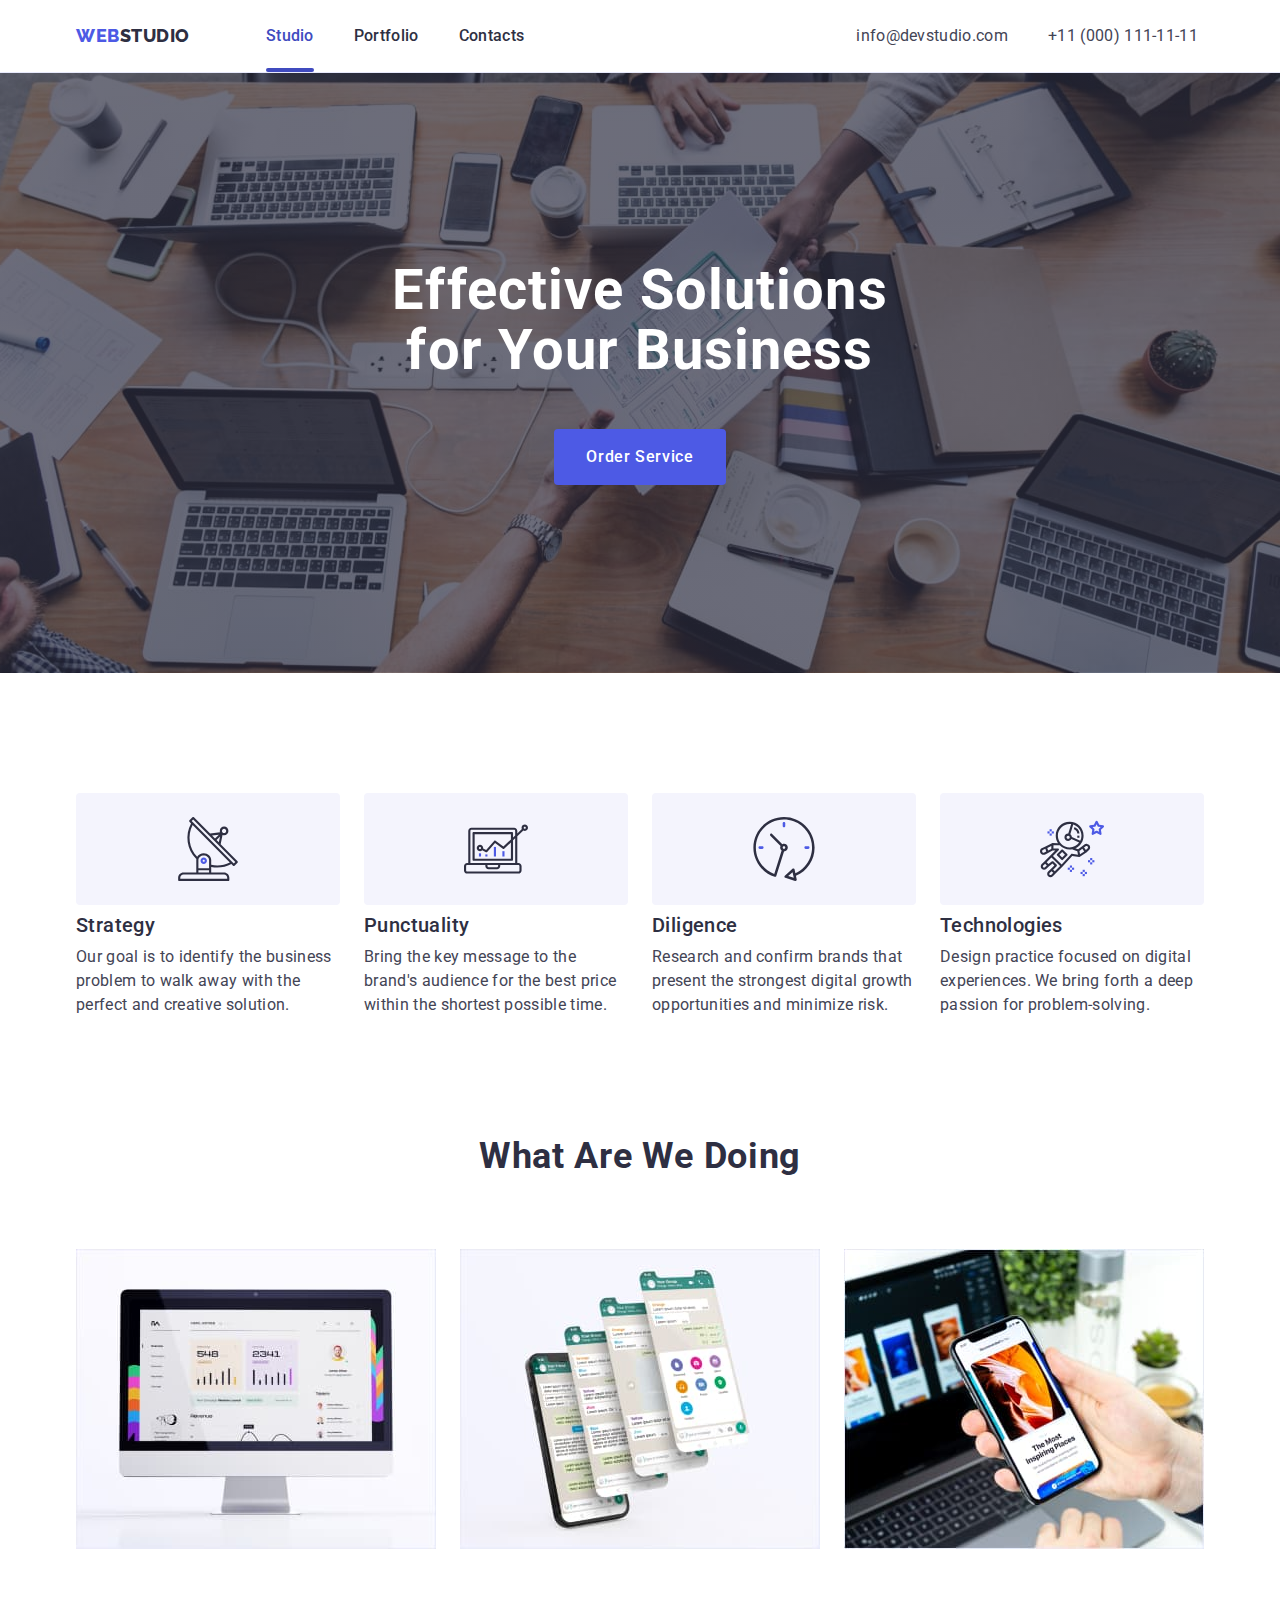
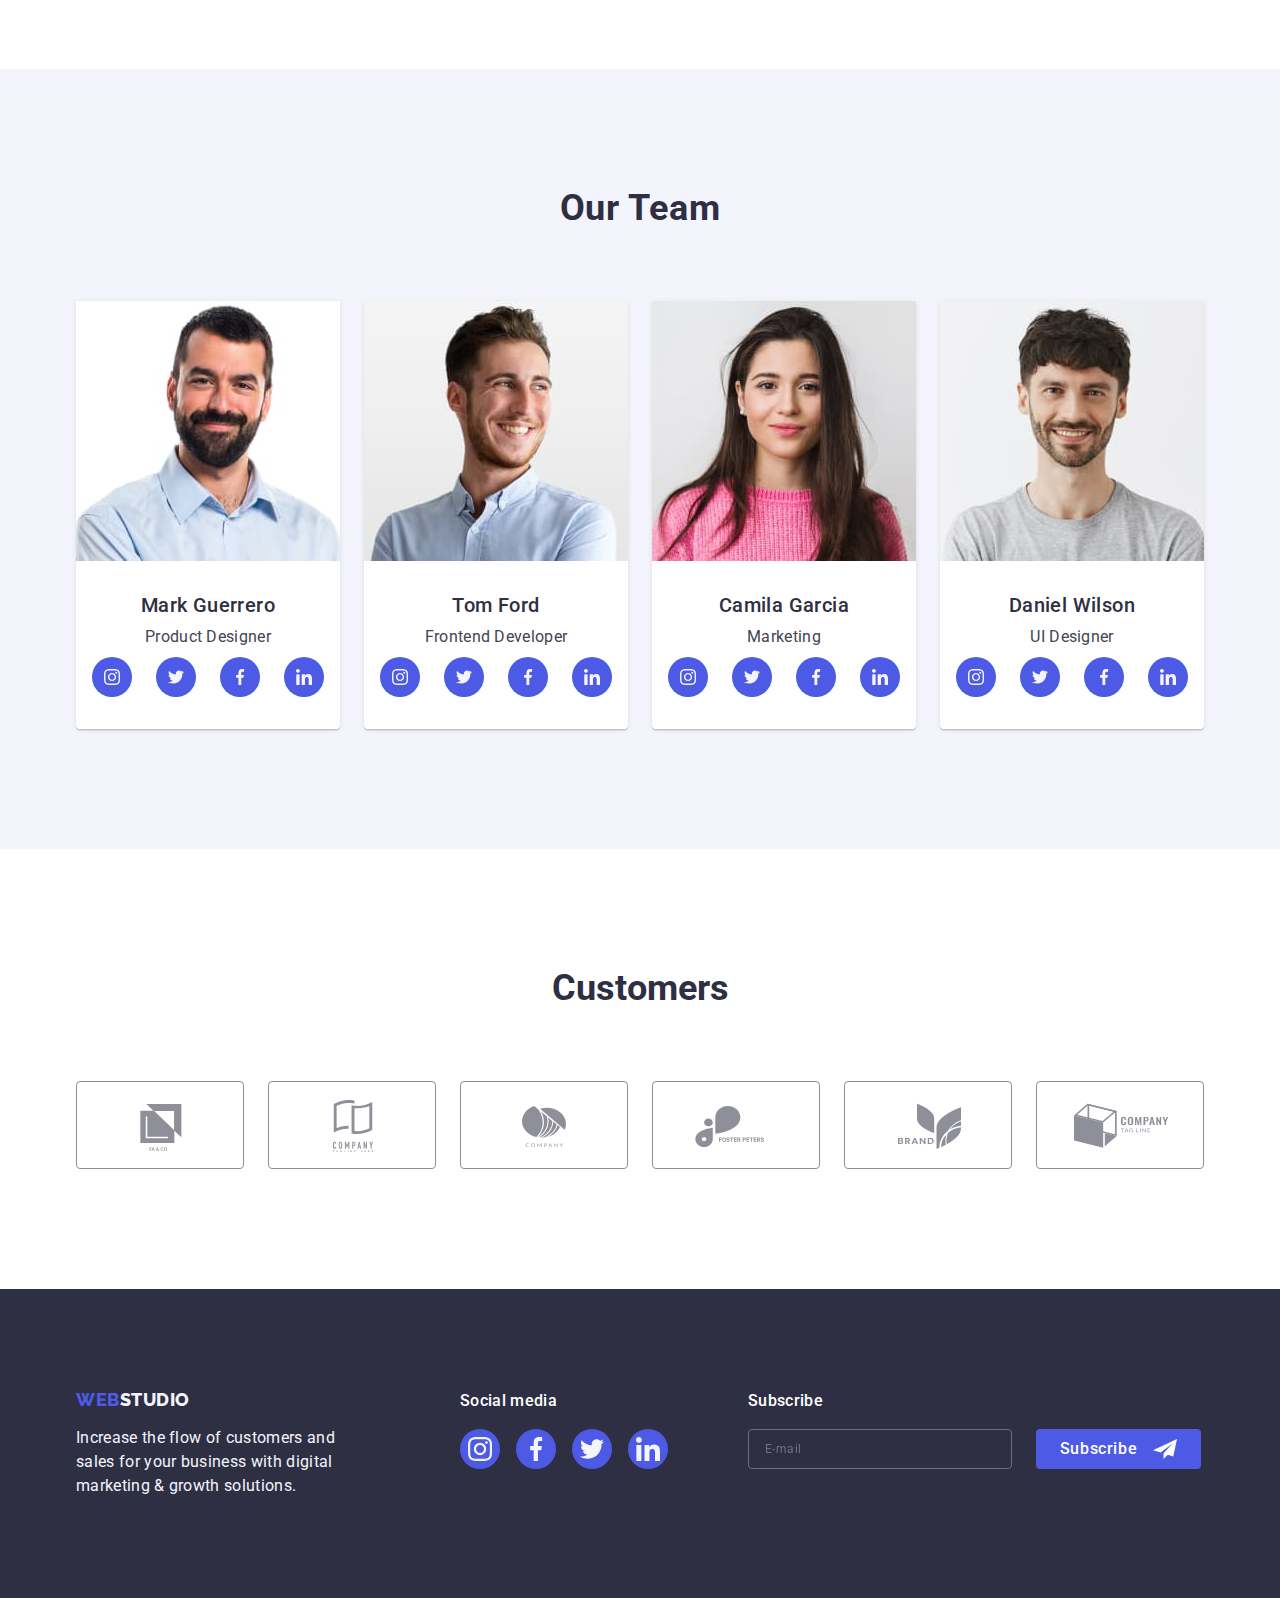
<file: index.html>
<!DOCTYPE html>
<html lang="en">
  <head>
    <meta charset="UTF-8" />
    <meta name="viewport" content="width=device-width, initial-scale=1.0" />
    <link rel="preconnect" href="https://fonts.googleapis.com" />
    <link rel="preconnect" href="https://fonts.gstatic.com" crossorigin />
    <link rel="stylesheet" href="./css/modern-normalize.min.css" />
    <link
      href="https://fonts.googleapis.com/css2?family=Raleway:wght@800&family=Roboto:wght@400;500;700;900&display=swap"
      rel="stylesheet"
    />
    <link rel="stylesheet" href="./css/modern-normalize.css" />
    <title>WebStudio</title>
    <link rel="stylesheet" href="./css/styles.css" />
  </head>
  <body>
    <header class="header-nav">
      <div class="container">
        <nav class="menu">
          <a class="link logo" href="./index.html"
            >Web<span class="logo-studio">Studio</span></a
          >
          <ul class="list nav-pages">
            <li class="list-pages">
              <a class="link pages page-hover" href="./index.html">Studio</a>
            </li>
            <li class="list-pages">
              <a class="link pages" href="./portfolio.html">Portfolio</a>
            </li>
            <li class="list-pages">
              <a class="link pages" href="">Contacts</a>
            </li>
          </ul>
        </nav>

        <address class="header-adress">
          <ul class="list">
            <li>
              <a class="link" href="mailto:info@devstudio.com"
                >info@devstudio.com</a
              >
            </li>
            <li>
              <a class="link" href="tel:+110001111111">+11 (000) 111-11-11</a>
            </li>
          </ul>
        </address>

        <button class="menu-toggle js-open-menu">
          <svg width="32" height="22">
            <use href="./images/icons.svg#hamburger" #hamgurger></use>
          </svg>
        </button>
      </div>
    </header>

    <main>
      <section class="main-title">
        <div class="container">
          <h1 class="title">Effective Solutions for Your Business</h1>
          <button class="main-button" type="button" data-modal-open>
            <span class="button">Order Service</span>
          </button>
        </div>
      </section>

      <section class="second-title">
        <div class="container">
          <h2>#</h2>
          <ul class="list">
            <li class="second-title-text">
              <div class="text-icon">
                <svg width="64" height="64">
                  <use href="./images/icons.svg#antenna"></use>
                </svg>
              </div>
              <h3 class="title-list">Strategy</h3>
              <p class="text">
                Our goal is to identify the business problem to walk away with
                the perfect and creative solution.
              </p>
            </li>

            <li class="second-title-text">
              <div class="text-icon">
                <svg width="64" height="64">
                  <use href="./images/icons.svg#diagram"></use>
                </svg>
              </div>
              <h3 class="title-list">Punctuality</h3>
              <p class="text">
                Bring the key message to the brand's audience for the best price
                within the shortest possible time.
              </p>
            </li>

            <li class="second-title-text">
              <div class="text-icon">
                <svg width="64" height="64">
                  <use href="./images/icons.svg#clock"></use>
                </svg>
              </div>
              <h3 class="title-list">Diligence</h3>
              <p class="text">
                Research and confirm brands that present the strongest digital
                growth opportunities and minimize risk.
              </p>
            </li>

            <li class="second-title-text">
              <div class="text-icon">
                <svg width="64" height="64">
                  <use href="./images/icons.svg#astronaut"></use>
                </svg>
              </div>
              <h3 class="title-list">Technologies</h3>
              <p class="text">
                Design practice focused on digital experiences. We bring forth a
                deep passion for problem-solving.
              </p>
            </li>
          </ul>
        </div>
      </section>

      <section class="our-job">
        <div class="container">
          <h2 class="our-job-title">What are we doing</h2>
          <ul class="list">
            <li class="our-job-text">
              <img
                src="./images/img1.jpg"
                srcset="./images/img1.jpg 1x, ./images/img3@2x.jpg 2x"
                alt="Statictic"
                width="360"
                height="300"
              />
            </li>
            <li class="our-job-text">
              <img
                src="./images/img2.jpg"
                srcset="./images/img2.jpg 1x, ./images/img2@2x.jpg 2x"
                alt="Development"
                width="360"
                height="300"
              />
            </li>
            <li class="our-job-text">
              <img
                src="./images/img3.jpg"
                srcset="./images/img3.jpg 1x, ./images/img3@2x.jpg 2x"
                alt="Cross Platforming"
                width="360"
                height="300"
              />
            </li>
          </ul>
        </div>
      </section>

      <section class="our">
        <div class="container">
          <h2 class="team">Our Team</h2>
          <ul class="list">
            <li class="our-team">
              <img
                src="./images/img7.jpg"
                srcset="./images/img7.jpg 1x, ./images/img7@2x.jpg 2x"
                alt="Mark Guerrero"
                width="264"
                height="260"
              />
              <div class="card-text">
                <h3 class="human">Mark Guerrero</h3>
                <p class="job">Product Designer</p>

                <ul class="social-list">
                  <li class="social-list-links">
                    <a class="card-social" href="">
                      <svg class="icon-social" width="16" height="16">
                        <use href="./images/icons.svg#instagram"></use>
                      </svg>
                    </a>
                  </li>
                  <li class="social-list-links">
                    <a class="card-social" href=""
                      ><svg class="icon-social" width="16" height="16">
                        <use href="./images/icons.svg#twitter"></use>
                      </svg>
                    </a>
                  </li>
                  <li class="social-list-links">
                    <a class="card-social" href=""
                      ><svg class="icon-social" width="16" height="16">
                        <use href="./images/icons.svg#facebook"></use>
                      </svg>
                    </a>
                  </li>
                  <li class="social-list-links">
                    <a class="card-social" href=""
                      ><svg class="icon-social" width="16" height="16">
                        <use href="./images/icons.svg#linkedin"></use>
                      </svg>
                    </a>
                  </li>
                </ul>
              </div>
            </li>

            <li class="our-team">
              <img
                src="./images/img6.jpg"
                srcset="./images/img6.jpg 1x, ./images/img6@2x.jpg 2x"
                alt="Tom Ford"
                width="264"
                height="260"
              />
              <div class="card-text">
                <h3 class="human">Tom Ford</h3>
                <p class="job">Frontend Developer</p>
                <ul class="social-list">
                  <li class="social-list-links">
                    <a class="card-social" href=""
                      ><svg class="icon-social" width="16" height="16">
                        <use href="./images/icons.svg#instagram"></use>
                      </svg>
                    </a>
                  </li>
                  <li class="social-list-links">
                    <a class="card-social" href=""
                      ><svg class="icon-social" width="16" height="16">
                        <use href="./images/icons.svg#twitter"></use>
                      </svg>
                    </a>
                  </li>
                  <li class="social-list-links">
                    <a class="card-social" href=""
                      ><svg class="icon-social" width="16" height="16">
                        <use href="./images/icons.svg#facebook"></use>
                      </svg>
                    </a>
                  </li>
                  <li class="social-list-links">
                    <a class="card-social" href=""
                      ><svg class="icon-social" width="16" height="16">
                        <use href="./images/icons.svg#linkedin"></use>
                      </svg>
                    </a>
                  </li>
                </ul>
              </div>
            </li>

            <li class="our-team">
              <img
                src="./images/img5.jpg"
                srcset="./images/img5.jpg 1x, ./images/img5@2x.jpg 2x"
                alt="Camila Garcia"
                width="264"
                height="260"
              />
              <div class="card-text">
                <h3 class="human">Camila Garcia</h3>
                <p class="job">Marketing</p>
                <ul class="social-list">
                  <li class="social-list-links">
                    <a class="card-social" href=""
                      ><svg class="icon-social" width="16" height="16">
                        <use href="./images/icons.svg#instagram"></use>
                      </svg>
                    </a>
                  </li>
                  <li class="social-list-links">
                    <a class="card-social" href=""
                      ><svg class="icon-social" width="16" height="16">
                        <use href="./images/icons.svg#twitter"></use>
                      </svg>
                    </a>
                  </li>
                  <li class="social-list-links">
                    <a class="card-social" href="">
                      <svg class="icon-social" width="16" height="16">
                        <use href="./images/icons.svg#facebook"></use>
                      </svg>
                    </a>
                  </li>
                  <li class="social-list-links">
                    <a class="card-social" href=""
                      ><svg class="icon-social" width="16" height="16">
                        <use href="./images/icons.svg#linkedin"></use>
                      </svg>
                    </a>
                  </li>
                </ul>
              </div>
            </li>

            <li class="our-team">
              <img
                src="./images/img4.jpg"
                srcset="./images/img4.jpg 1x, ./images/img4@2x.jpg 2x"
                alt="Daniel Wilson"
                width="264"
                height="260"
              />
              <div class="card-text">
                <h3 class="human">Daniel Wilson</h3>
                <p class="job">UI Designer</p>
                <ul class="social-list">
                  <li class="social-list-links">
                    <a class="card-social" href="">
                      <svg class="icon-social" width="16" height="16">
                        <use href="./images/icons.svg#instagram"></use>
                      </svg>
                    </a>
                  </li>
                  <li class="social-list-links">
                    <a class="card-social" href="">
                      <svg class="icon-social" width="16" height="16">
                        <use href="./images/icons.svg#twitter"></use>
                      </svg>
                    </a>
                  </li>
                  <li class="social-list-links">
                    <a class="card-social" href=""
                      ><svg class="icon-social" width="16" height="16">
                        <use href="./images/icons.svg#facebook"></use>
                      </svg>
                    </a>
                  </li>
                  <li class="social-list-links">
                    <a class="card-social" href=""
                      ><svg class="icon-social" width="16" height="16">
                        <use href="./images/icons.svg#linkedin"></use>
                      </svg>
                    </a>
                  </li>
                </ul>
              </div>
            </li>
          </ul>
        </div>
      </section>

      <section class="section-five">
        <div class="container">
          <h2 class="customers-title">Customers</h2>
          <ul class="customers-list">
            <li class="customers">
              <a href="" class="customers-links"
                ><svg class="icons" width="104" height="56">
                  <use href="./images/icons.svg#logo1"></use>
                </svg>
              </a>
            </li>

            <li class="customers">
              <a href="" class="customers-links"
                ><svg class="icons" width="104" height="56">
                  <use href="./images/icons.svg#logo2"></use>
                </svg>
              </a>
            </li>

            <li class="customers">
              <a href="" class="customers-links">
                <svg class="icons" width="104" height="56">
                  <use href="./images/icons.svg#logo3"></use>
                </svg>
              </a>
            </li>

            <li class="customers">
              <a href="" class="customers-links"
                ><svg class="icons" width="104" height="56">
                  <use href="./images/icons.svg#logo6"></use>
                </svg>
              </a>
            </li>

            <li class="customers">
              <a href="" class="customers-links"
                ><svg class="icons" width="104" height="56">
                  <use href="./images/icons.svg#logo4"></use>
                </svg>
              </a>
            </li>

            <li class="customers">
              <a href="" class="customers-links">
                <svg class="icons" width="104" height="56">
                  <use href="./images/icons.svg#logo5"></use>
                </svg>
              </a>
            </li>
          </ul>
        </div>
      </section>
    </main>

    <footer class="footer">
      <div class="container">
        <div class="container-logo">
          <a class="link" href="./index.html"
            >Web<span class="logo-studio-footer">Studio</span></a
          >
          <p class="footer-text">
            Increase the flow of customers and sales for your business with
            digital marketing & growth solutions.
          </p>
        </div>

        <div class="footer-media">
          <p class="footer-title">Social media</p>

          <ul class="footer-list">
            <li class="list-social">
              <a href="" class="footer-links">
                <svg class="footer-icons" width="24" height="24">
                  <use href="./images/icons.svg#instagram"></use>
                </svg>
              </a>
            </li>

            <li class="list-social">
              <a href="" class="footer-links">
                <svg class="footer-icons" width="24" height="24">
                  <use href="./images/icons.svg#facebook"></use>
                </svg>
              </a>
            </li>

            <li class="list-social">
              <a href="" class="footer-links"
                ><svg class="footer-icons" width="24" height="24">
                  <use href="./images/icons.svg#twitter"></use>
                </svg>
              </a>
            </li>
            <li class="list-social">
              <a href="" class="footer-links">
                <svg class="footer-icons" width="24" height="24">
                  <use href="./images/icons.svg#linkedin"></use>
                </svg>
              </a>
            </li>
          </ul>
        </div>
        <div class="sub-section">
          <p class="form-title">Subscribe</p>
          <form class="footer-form">
            <label class="form-label">
              <input
                class="footer-input"
                type="email"
                name="email"
                placeholder="E-mail"
              />
            </label>
            <button class="footer-button" type="submit">
              Subscribe<svg class="button-icon" width="24" height="24">
                <use href="./images/icons.svg#telegramm"></use>
              </svg>
            </button>
          </form>
        </div>
      </div>
    </footer>

    <div class="backdrop is-hidden" data-modal>
      <div class="modal">
        <h3>#</h3>
        <p class="modal-text">Leave your contacts and we will call you back</p>
        <form class="modal-form">
          <div class="content-container">
            <label class="modal-label" for="user-name">Name</label>
            <div class="label-container">
              <input
                class="modal-input"
                type="text"
                name="user-name"
                id="user-name"
              />
              <svg class="modal-icon" width="18" height="24">
                <use href="./images/icons.svg#person"></use>
              </svg>
            </div>
          </div>

          <div class="content-container">
            <label class="modal-label">Phone</label>
            <div class="label-container">
              <input
                class="modal-input"
                type="text"
                name="user-phone"
                id="user-phone"
              />
              <svg class="modal-icon" width="18" height="24">
                <use href="./images/icons.svg#phone"></use>
              </svg>
            </div>
          </div>

          <div class="content-container">
            <label class="modal-label">Email</label>
            <div class="label-container">
              <input
                class="modal-input"
                type="text"
                name="user-email"
                id="user-email"
              />
              <svg class="modal-icon" width="18" height="24">
                <use href="./images/icons.svg#email"></use>
              </svg>
            </div>
          </div>

          <div class="textarea-container">
            <label class="modal-label" for="user-comment">Comment</label>
            <textarea
              class="modal-textarea"
              id="user-comment"
              placeholder="Text input"
              name="user-comment"
            ></textarea>
          </div>

          <div class="license-container">
            <input
              class="visually-hidden checkbox"
              type="checkbox"
              name="user-privacy"
              id="user-privacy"
              value="true"
            />
            <label class="checkbox-text" for="user-privacy">
              <span class="privacy">
                <svg class="checkbox-icon" width="10" height="8">
                  <use href="./images/icons.svg#click"></use>
                </svg>
              </span>
              I accept the terms and conditions of the
              <a class="checkbox-link" href="#">Privacy Policy</a>
            </label>
          </div>

          <button class="send-button" type="submit">Send</button>
        </form>

        <button class="modal-button" type="button" data-modal-close>
          <svg class="modal-close" width="8" height="8">
            <use href="./images/icons.svg#close"></use>
          </svg>
        </button>
      </div>
    </div>

    <div class="menu-container js-menu-container" id="mobile-menu">
      <button class="menu-toggle js-close-menu">
        <svg class="close-toggle" width="8" height="8">
          <use href="./images/icons.svg#close"></use>
        </svg>
      </button>

      <nav class="menu-nav">
        <ul class="menu-list">
          <li class="link-list">
            <a class="menu-pages menu-page-active" href="./index.html"
              >Studio</a
            >
          </li>
          <li class="link-list">
            <a class="menu-pages" href="./portfolio.html">Portfolio</a>
          </li>
          <li class="link-list">
            <a
              class="menu-pages"
              href="https://www.youtube.com/watch?v=dQw4w9WgXcQ&ab_channel=RickAstley"
              >Contacts</a
            >
          </li>
        </ul>
      </nav>

      <address class="menu-address">
        <ul class="address-list">
          <li class="ad-list">
            <a class="link-tel" href="tel:+110001111111">+11 (000) 111-11-11</a>
          </li>
          <li class="ad-list">
            <a class="link-mail" href="mailto:info@devstudio.com"
              >info@devstudio.com</a
            >
          </li>
        </ul>
      </address>
      <div class="social-links">
        <ul class="social-list-menu">
          <li class="list-link">
            <a class="link" href="#">
              <svg width="24" height="24">
                <use href="./images/icons.svg#instagram"></use>
              </svg>
            </a>
          </li>

          <li class="list-social">
            <a href="" class="footer-links"
              ><svg class="footer-icons" width="24" height="24">
                <use href="./images/icons.svg#twitter"></use>
              </svg>
            </a>
          </li>

          <li class="list-social">
            <a href="" class="footer-links"
              ><svg class="footer-icons" width="24" height="24">
                <use href="./images/icons.svg#facebook"></use>
              </svg>
            </a>
          </li>
          <li class="list-link">
            <a class="link" href="#">
              <svg width="24" height="24">
                <use href="./images/icons.svg#linkedin"></use>
              </svg>
            </a>
          </li>
        </ul>
      </div>
    </div>

    <script src="./js/modal.js"></script>
    <script src="./js/mobile-menu.js"></script>
  </body>
</html>
</file>
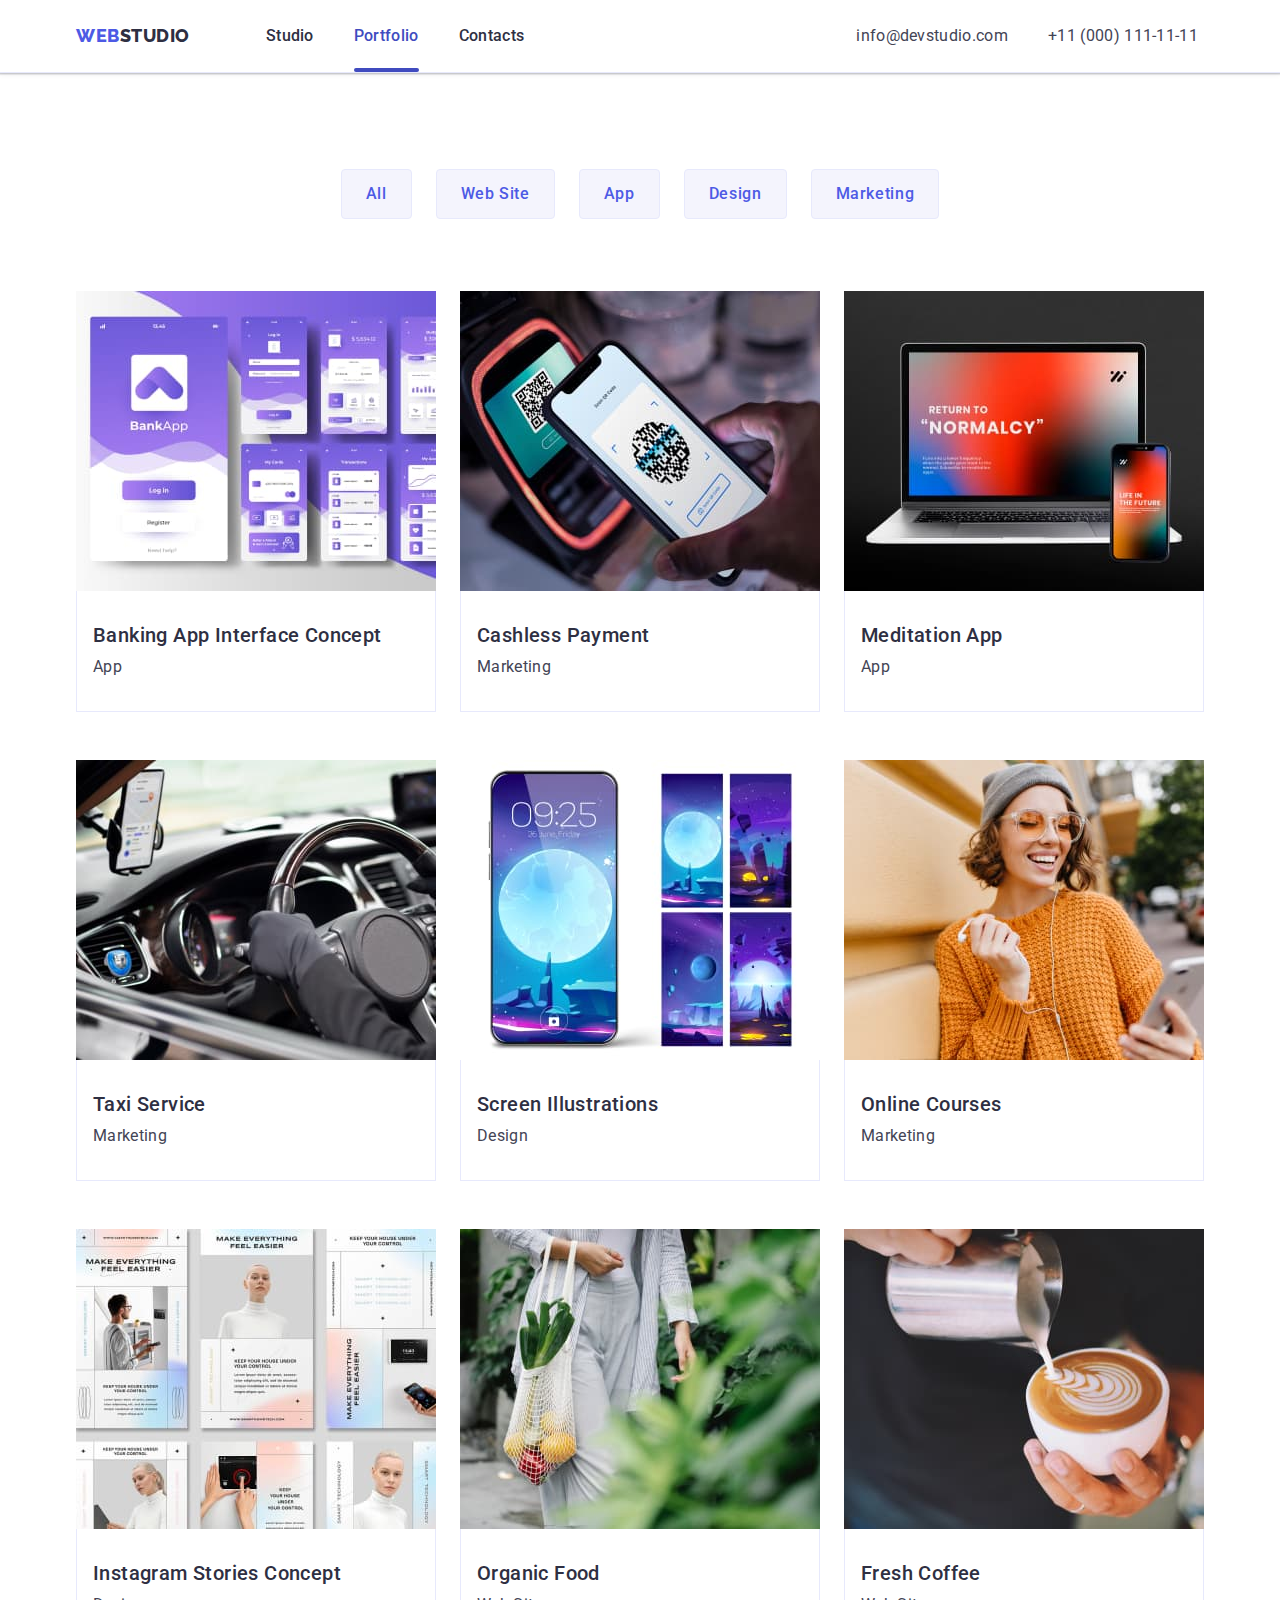
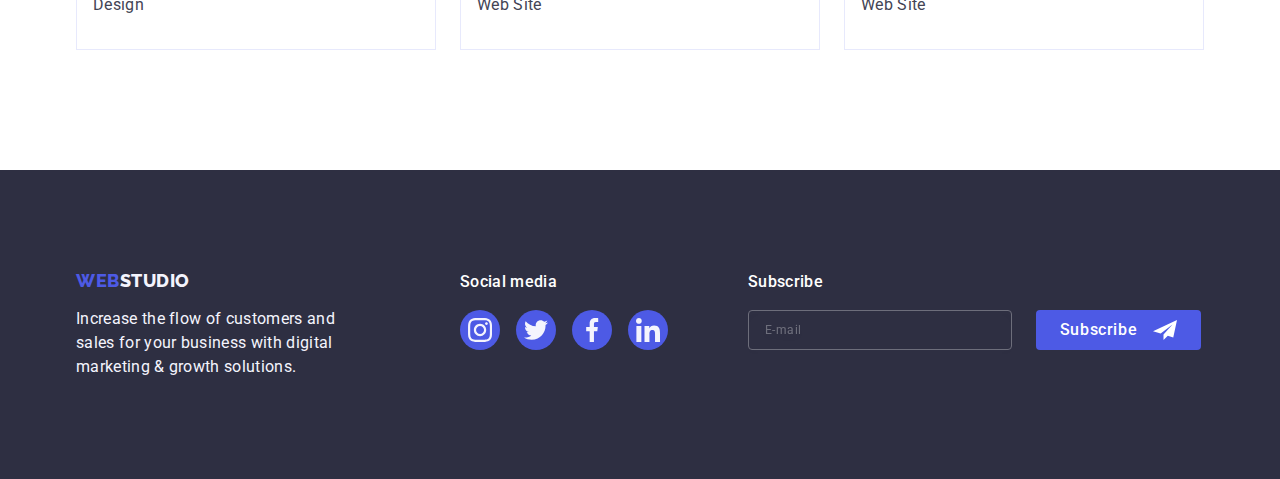
<file: portfolio.html>
<!DOCTYPE html>
<html lang="en">
  <head>
    <meta charset="UTF-8" />
    <meta name="viewport" content="width=device-width, initial-scale=1.0" />
    <link rel="preconnect" href="https://fonts.googleapis.com" />
    <link rel="preconnect" href="https://fonts.gstatic.com" crossorigin />
    <link rel="stylesheet" href="./css/modern-normalize.min.css" />
    <link
      href="https://fonts.googleapis.com/css2?family=Raleway:wght@800&family=Roboto:wght@400;500;700;900&display=swap"
      rel="stylesheet"
    />
    <link rel="stylesheet" href="./css/modern-normalize.css" />
    <title>WebStudio</title>
    <link rel="stylesheet" href="./css/styles.css" />
  </head>
  <body>
    <header class="header-nav">
      <div class="container">
        <nav class="menu">
          <a class="link logo" href="./index.html"
            >Web<span class="logo-studio">Studio</span></a
          >
          <ul class="list nav-pages">
            <li class="list-pages">
              <a class="link pages" href="./index.html">Studio</a>
            </li>
            <li class="list-pages">
              <a class="link pages page-hover" href="./portfolio.html"
                >Portfolio</a
              >
            </li>
            <li class="list-pages">
              <a class="link pages" href="">Contacts</a>
            </li>
          </ul>
        </nav>

        <address class="header-adress">
          <ul class="list">
            <li>
              <a class="link" href="mailto:info@devstudio.com"
                >info@devstudio.com</a
              >
            </li>
            <li>
              <a class="link" href="tel:+110001111111">+11 (000) 111-11-11</a>
            </li>
          </ul>
        </address>

        <button class="menu-toggle js-open-menu">
          <svg width="32" height="22">
            <use href="./images/icons.svg#hamburger" #hamgurger></use>
          </svg>
        </button>
      </div>
    </header>

    <main class="portfolio-main">
      <section class="portfolio-section">
        <div class="container">
          <h1 class="hidden"></h1>
          <ul class="list buttons">
            <li class="buttons-list">
              <button type="button" class="button">All</button>
            </li>
            <li class="buttons-list">
              <button type="button" class="button">Web Site</button>
            </li>
            <li class="buttons-list">
              <button type="button" class="button">App</button>
            </li>
            <li class="buttons-list">
              <button type="button" class="button">Design</button>
            </li>
            <li class="buttons-list">
              <button type="button" class="button">Marketing</button>
            </li>
          </ul>

          <ul class="list card-list">
            <li class="portfolio-card">
              <a class="link" href="">
                <div class="overlay-box">
                  <img
                    src="./images/img8.jpg"
                    srcset="./images/img8.jpg 1x, ./images/img8@2x.jpg 2x"
                    alt="Banking App"
                    width="360"
                    height="300"
                  />
                  <p class="overlay-content">
                    - 14 Stylish and User-Friendly App Design Concepts · Task
                    Manager App · Calorie Tracker App · Exotic Fruit Ecommerce
                    App · Cloud Storage App
                  </p>
                </div>
                <div class="card-content">
                  <h2 class="portfolio-job">Banking App Interface Concept</h2>
                  <p class="portfolio-content">App</p>
                </div>
              </a>
            </li>

            <li class="portfolio-card">
              <a class="link" href="">
                <div class="overlay-box">
                  <img
                    src="./images/img9.jpg"
                    srcset="./images/img9.jpg 1x, ./images/img9@2x.jpg 2x"
                    alt="Banking App"
                    width="360"
                    height="300"
                  />
                  <p class="overlay-content">
                    - 14 Stylish and User-Friendly App Design Concepts · Task
                    Manager App · Calorie Tracker App · Exotic Fruit Ecommerce
                    App · Cloud Storage App
                  </p>
                </div>
                <div class="card-content">
                  <h2 class="portfolio-job">Cashless Payment</h2>
                  <p class="portfolio-content">Marketing</p>
                </div>
              </a>
            </li>

            <li class="portfolio-card">
              <a class="link" href="">
                <div class="overlay-box">
                  <img
                    src="./images/img10.jpg"
                    srcset="./images/img10.jpg 1x, ./images/img10@2x.jpg 2x"
                    alt="Banking App"
                    width="360"
                    height="300"
                  />
                  <p class="overlay-content">
                    - 14 Stylish and User-Friendly App Design Concepts · Task
                    Manager App · Calorie Tracker App · Exotic Fruit Ecommerce
                    App · Cloud Storage App
                  </p>
                </div>
                <div class="card-content">
                  <h2 class="portfolio-job">Meditation App</h2>
                  <p class="portfolio-content">App</p>
                </div>
              </a>
            </li>

            <li class="portfolio-card">
              <a class="link" href="">
                <div class="overlay-box">
                  <img
                    src="./images/img11.jpg"
                    srcset="./images/img11.jpg 1x, ./images/img11@2x.jpg 2x"
                    alt="Banking App"
                    width="360"
                    height="300"
                  />
                  <p class="overlay-content">
                    - 14 Stylish and User-Friendly App Design Concepts · Task
                    Manager App · Calorie Tracker App · Exotic Fruit Ecommerce
                    App · Cloud Storage App
                  </p>
                </div>
                <div class="card-content">
                  <h2 class="portfolio-job">Taxi Service</h2>
                  <p class="portfolio-content">Marketing</p>
                </div>
              </a>
            </li>

            <li class="portfolio-card">
              <a class="link" href="">
                <div class="overlay-box">
                  <img
                    src="./images/img12.jpg"
                    srcset="./images/img12.jpg 1x, ./images/img12@2x.jpg 2x"
                    alt="Banking App"
                    width="360"
                    height="300"
                  />
                  <p class="overlay-content">
                    - 14 Stylish and User-Friendly App Design Concepts · Task
                    Manager App · Calorie Tracker App · Exotic Fruit Ecommerce
                    App · Cloud Storage App
                  </p>
                </div>
                <div class="card-content">
                  <h2 class="portfolio-job">Screen Illustrations</h2>
                  <p class="portfolio-content">Design</p>
                </div>
              </a>
            </li>

            <li class="portfolio-card">
              <a class="link" href="">
                <div class="overlay-box">
                  <img
                    src="./images/img13.jpg"
                    srcset="./images/img13.jpg 1x, ./images/img13@2x.jpg 2x"
                    alt="Banking App"
                    width="360"
                    height="300"
                  />
                  <p class="overlay-content">
                    - 14 Stylish and User-Friendly App Design Concepts · Task
                    Manager App · Calorie Tracker App · Exotic Fruit Ecommerce
                    App · Cloud Storage App
                  </p>
                </div>
                <div class="card-content">
                  <h2 class="portfolio-job">Online Courses</h2>
                  <p class="portfolio-content">Marketing</p>
                </div>
              </a>
            </li>

            <li class="portfolio-card">
              <a class="link" href="">
                <div class="overlay-box">
                  <img
                    src="./images/img14.jpg"
                    srcset="./images/img14.jpg 1x, ./images/img14@2x.jpg 2x"
                    alt="Banking App"
                    width="360"
                    height="300"
                  />
                  <p class="overlay-content">
                    - 14 Stylish and User-Friendly App Design Concepts · Task
                    Manager App · Calorie Tracker App · Exotic Fruit Ecommerce
                    App · Cloud Storage App
                  </p>
                </div>
                <div class="card-content">
                  <h2 class="portfolio-job">Instagram Stories Concept</h2>
                  <p class="portfolio-content">Design</p>
                </div>
              </a>
            </li>

            <li class="portfolio-card">
              <a class="link" href="">
                <div class="overlay-box">
                  <img
                    src="./images/img15.jpg"
                    srcset="./images/img15.jpg 1x, ./images/img15@2x.jpg 2x"
                    alt="Banking App"
                    width="360"
                    height="300"
                  />
                  <p class="overlay-content">
                    - 14 Stylish and User-Friendly App Design Concepts · Task
                    Manager App · Calorie Tracker App · Exotic Fruit Ecommerce
                    App · Cloud Storage App
                  </p>
                </div>
                <div class="card-content">
                  <h2 class="portfolio-job">Organic Food</h2>
                  <p class="portfolio-content">Web Site</p>
                </div>
              </a>
            </li>

            <li class="portfolio-card">
              <a class="link" href="">
                <div class="overlay-box">
                  <img
                    src="./images/img16.jpg"
                    srcset="./images/img16.jpg 1x, ./images/img16@2x.jpg 2x"
                    alt="Banking App"
                    width="360"
                    height="300"
                  />
                  <p class="overlay-content">
                    - 14 Stylish and User-Friendly App Design Concepts · Task
                    Manager App · Calorie Tracker App · Exotic Fruit Ecommerce
                    App · Cloud Storage App
                  </p>
                </div>
                <div class="card-content">
                  <h2 class="portfolio-job">Fresh Coffee</h2>
                  <p class="portfolio-content">Web Site</p>
                </div>
              </a>
            </li>
          </ul>
        </div>
      </section>
    </main>

    <footer class="footer">
      <div class="container">
        <div class="container-logo">
          <a class="link" href="./index.html"
            >Web<span class="logo-studio-footer">Studio</span></a
          >
          <p class="footer-text">
            Increase the flow of customers and sales for your business with
            digital marketing & growth solutions.
          </p>
        </div>

        <div class="footer-media">
          <p class="footer-title">Social media</p>

          <ul class="footer-list">
            <li class="list-social">
              <a href="" class="footer-links">
                <svg class="footer-icons" width="24" height="24">
                  <use href="./images/icons.svg#instagram"></use>
                </svg>
              </a>
            </li>

            <li class="list-social">
              <a href="" class="footer-links"
                ><svg class="footer-icons" width="24" height="24">
                  <use href="./images/icons.svg#twitter"></use>
                </svg>
              </a>
            </li>

            <li class="list-social">
              <a href="" class="footer-links"
                ><svg class="footer-icons" width="24" height="24">
                  <use href="./images/icons.svg#facebook"></use>
                </svg>
              </a>
            </li>
            <li class="list-social">
              <a href="" class="footer-links"
                ><svg class="footer-icons" width="24" height="24">
                  <use href="./images/icons.svg#linkedin"></use>
                </svg>
              </a>
            </li>
          </ul>
        </div>
        <div class="sub-section">
          <p class="form-title">Subscribe</p>
          <form class="footer-form">
            <label class="form-label">
              <input
                class="footer-input"
                type="email"
                name="email"
                placeholder="E-mail"
              />
            </label>
            <button class="footer-button" type="submit">
              Subscribe<svg class="button-icon" width="24" height="24">
                <use href="./images/icons.svg#telegramm"></use>
              </svg>
            </button>
          </form>
        </div>
      </div>
    </footer>

    <div class="menu-container js-menu-container" id="mobile-menu">
      <button class="menu-toggle js-close-menu">
        <svg class="close-toggle" width="8" height="8">
          <use href="./images/icons.svg#close"></use>
        </svg>
      </button>

      <nav class="menu-nav">
        <ul class="menu-list">
          <li class="link-list">
            <a class="menu-pages" href="./index.html">Studio</a>
          </li>
          <li class="link-list">
            <a class="menu-pages menu-page-active" href="./portfolio.html"
              >Portfolio</a
            >
          </li>
          <li class="link-list">
            <a class="menu-pages" href="">Contacts</a>
          </li>
        </ul>
      </nav>

      <address class="menu-address">
        <ul class="address-list">
          <li class="ad-list">
            <a class="link-tel" href="tel:+110001111111">+11 (000) 111-11-11</a>
          </li>
          <li class="ad-list">
            <a class="link-mail" href="mailto:info@devstudio.com"
              >info@devstudio.com</a
            >
          </li>
        </ul>
      </address>
      <div class="social-links">
        <ul class="social-list-menu">
          <li class="list-link">
            <a class="link" href="#"
              ><svg width="24" height="24">
                <use href="./images/icons.svg#instagram"></use>
              </svg>
            </a>
          </li>
          <li class="list-link">
            <a class="link" href="#"
              ><svg width="24" height="24">
                <use href="./images/icons.svg#twitter"></use>
              </svg>
            </a>
          </li>
          <li class="list-link">
            <a class="link" href="#"
              ><svg width="24" height="24">
                <use href="./images/icons.svg#facebook"></use>
              </svg>
            </a>
          </li>
          <li class="list-link">
            <a class="link" href="#"
              ><svg width="24" height="24">
                <use href="./images/icons.svg#linkedin"></use>
              </svg>
            </a>
          </li>
        </ul>
      </div>
    </div>

    <script src="./js/mobile-menu.js"></script>
  </body>
</html>
</file>
<file: css/styles.css>
:root {
  --primary-font: "Roboto", sans-serif;
  --title-font: "Raleway", sans-serif;
  --background-color-main: #ffffff;
}

header {
  background-color: #ffffff;
}

body {
  background-color: #ffffff;
  font-family: var(--primary-font);
  color: #434455;
}

a {
  padding: 0;
  margin: 0;
}

h1,
h2,
h3,
h4,
h5,
h6 {
  padding: 0;
  margin: 0;
}

p {
  padding: 0;
  margin: 0;
}

ul {
  padding: 0;
  margin: 0;
}

img {
  display: block;
  max-width: 100%;
}

*:hover,
*:focus {
  transition: cubic-bezier(0.4, 0, 0.2, 1) 250ms;
}

.container {
  width: 1158px;
  padding: 0 15px;
  margin: 0 auto;
}

.menu {
  display: flex;
  align-items: center;
}

.header-nav .container {
  display: flex;
}

.header-nav {
  border-bottom: 1px solid #e7e9fc;
  padding: 24px 0;
  box-shadow: 0px 1px 6px 0px rgba(46, 47, 66, 0.08),
    0px 1px 1px 0px rgba(46, 47, 66, 0.16),
    0px 2px 1px 0px rgba(46, 47, 66, 0.08);
}

.menu .logo {
  text-decoration: none;
  line-height: 1.17;
  letter-spacing: 0.03em;
  text-transform: uppercase;
  font-family: var(--title-font);
  font-size: 18px;
  font-weight: 800;
  color: #4d5ae5;

  margin: 0 76px 0 0;
}

.menu .nav-pages {
  display: flex;
  margin-right: 332px;
  gap: 40px;
}

.nav-pages .pages {
  text-decoration: none;
  letter-spacing: 0.02em;
  line-height: 1.5;
  color: #2e2f42;
  font-size: 16px;
  font-weight: 500;

  position: relative;
  transition: color 250ms cubic-bezier(0.4, 0, 0.2, 1);
  padding-bottom: 26px;
}

.header-adress .list {
  display: flex;
  gap: 40px;
}

.container .logo-studio {
  color: #2e2f42;
}

.link .logo-studio-footer {
  color: #f4f4fd;
}

.list {
  list-style: none;
  background-color: var(--background-color-main);
}

.header-adress {
  font-style: normal;
}

.header-adress .list .link {
  color: #2e2f42;
  font-size: 16px;
  line-height: 1.5;
  letter-spacing: 0.02em;
  color: #434455;
  transition: color 250ms cubic-bezier(0.4, 0, 0.2, 1);
}

.nav-pages .page-hover {
  color: #404bbf;
}

.nav-pages .page-hover::after {
  background-color: #404bbf;
}

.header-nav .list .link:hover,
.header-nav .list .link:focus {
  color: #404bbf;
}

.menu .pages::after {
  content: "";
  position: absolute;
  left: 0;
  bottom: -1px;
  width: 100%;
  height: 4px;
  border-radius: 2px;
}

.header-adress .link:hover,
.header-adress .link:focus {
  color: #404bbf;
}

.main-title .main-button {
  letter-spacing: 0.04em;
  line-height: 1.5;
  font-weight: 500;
  font-family: "Roboto", sans-serif;
  cursor: pointer;
  color: #ffffff;
  background-color: #4d5ae5;
  font-size: 16px;

  display: block;
  min-width: 169px;
  height: 56px;
  padding: 16px 32px;
  margin: 48px auto 0 auto;
  border: none;
  border-radius: 4px;

  transition: background-color 250ms cubic-bezier(0.4, 0, 0.2, 1);
}

.main-title .main-button:focus,
.main-title .main-button:hover {
  color: #ffffff;
  background-color: #404bbf;
  font-size: 16px;
  font-weight: 500;
}

.main-title {
  letter-spacing: 0.02em;
  text-align: center;
  background-image: linear-gradient(
      rgba(46, 47, 66, 0.7),
      rgba(46, 47, 66, 0.7)
    ),
    url(../images/people-office.jpg);
  background-repeat: no-repeat;
  background-position: center;
  background-size: cover;

  margin: 0 auto;

  padding: 188px 0;
  max-width: 1440px;
}

.main-title .title {
  letter-spacing: 0.02em;
  font-weight: 700;
  font-size: 56px;
  color: #ffffff;
  line-height: 1.07;

  max-width: 496px;
}

.main-title .container {
  max-width: 496px;
  padding: 0;
  position: relative;
}

.backdrop {
  position: fixed;
  left: 0;
  top: 0;
  width: 100%;
  height: 100%;
  background-color: rgba(46, 47, 66, 0.4);
  z-index: 999;

  transition: opacity 250ms cubic-bezier(0.4, 0, 0.2, 1),
    visibility 250ms cubic-bezier(0.4, 0, 0.2, 1);
}

.modal {
  position: absolute;
  left: 50%;
  top: 50%;
  transform: translate(-50%, -50%) scale(1);
  width: 408px;
  min-height: 584px;
  background: #fcfcfc;
  box-shadow: 0px 2px 1px 0px rgba(0, 0, 0, 0.2),
    0px 1px 3px 0px rgba(0, 0, 0, 0.12), 0px 1px 1px 0px rgba(0, 0, 0, 0.14);
  border-radius: 4px;
  transition: transform 250ms cubic-bezier(0.4, 0, 0.2, 1);

  padding: 72px 24px 24px 24px;
  margin: 0 auto;
}

.modal h3 {
  position: absolute;
  width: 1px;
  height: 1px;
  margin: -1px;
  border: 0;
  padding: 0;

  white-space: nowrap;
  clip-path: inset(100%);
  clip: rect(0 0 0 0);
  overflow: hidden;
}

.modal-button {
  position: absolute;
  display: flex;
  top: 24px;
  right: 24px;
  width: 24px;
  height: 24px;
  align-items: center;
  justify-content: center;
  border-radius: 50%;
  border: 1px solid rgba(0, 0, 0, 0.1);
  background-color: #e7e9fc;
  padding: 0px;
  cursor: pointer;
  transition: background-color 250ms cubic-bezier(0.4, 0, 0.2, 1),
    border 250ms cubic-bezier(0.4, 0, 0.2, 1);
}

.modal-text {
  text-align: center;
  font-family: "Roboto" sans-serif;
  font-size: 16px;
  font-weight: 500;
  line-height: 1.5;
  letter-spacing: 0.02em;
  color: #2e2f42;
  margin-bottom: 16px;
}

.modal-form {
  display: flex;
  max-height: 58px;
  flex-direction: column;
}

.content-container {
  margin-bottom: 8px;
}

.modal-label {
  display: block;
  margin-bottom: 4px;

  font-family: "Roboto" sans-serif;
  font-size: 12px;
  line-height: 1.17;
  letter-spacing: 0.04em;
  color: #8e8f99;
}

.label-container {
  position: relative;
}

.modal-input {
  width: 100%;
  padding-left: 38px;
  height: 40px;
  border-radius: 4px;
  border: 1px solid rgba(46, 47, 66, 0.4);
  background-color: transparent;
  transition: border-color 250ms cubic-bezier(0.4, 0, 0.2, 1);
  outline: transparent;
}

.modal-icon {
  position: absolute;
  top: 50%;
  left: 16px;
  color: #2e2f42;
  transform: translateY(-50%);
  transition: fill 250ms cubic-bezier(0.4, 0, 0.2, 1);
}

.textarea-container {
  margin-bottom: 16px;
}

.modal-textarea {
  width: 100%;
  border-radius: 4px;
  border: 1px solid rgba(46, 47, 66, 0.4);
  background-color: transparent;
  height: 120px;
  resize: none;
  padding: 8px 16px;
  outline: transparent;

  color: rgba(46, 47, 66, 0.4);

  font-size: 12px;
  line-height: 1.17;
  letter-spacing: 0.04em;
  transition: border-color 250ms cubic-bezier(0.4, 0, 0.2, 1);
}

.license-container {
  margin-bottom: 24px;
}

.visually-hidden {
  position: absolute;
  width: 1px;
  height: 1px;
  margin: -1px;
  border: 0;
  padding: 0;

  white-space: nowrap;
  clip-path: inset(100%);
  clip: rect(0 0 0 0);
  overflow: hidden;
}

.checkbox-icon {
  height: 100%;
  width: 100%;
}

.checkbox:checked + .checkbox-text .privacy {
  border: none;
  background-color: #404bbf;
  fill: #f4f4fd;
}

.checkbox:focus + .checkbox-text .privacy {
  background-color: #404bbf;
  border: none;
  fill: #f4f4fd;
}

.checkbox-text {
  color: #8e8f99;
  font-family: "Roboto" sans-serif;
  font-size: 12px;
  line-height: 1.17;
  letter-spacing: 0.04em;
  cursor: pointer;

  display: flex;
  align-self: baseline;
  gap: 8px;
}

.checkbox-link {
  color: #4d5ae5;
  text-decoration: underline;
}

.privacy {
  width: 16px;
  height: 16px;
  border: 1px solid rgba(46, 47, 66, 0.4);
  border-radius: 2px;
  transition: background-color 250ms cubic-bezier(0.4, 0, 0.2, 1),
    border 250ms cubic-bezier(0.4, 0, 0.2, 1),
    fill 250ms cubic-bezier(0.4, 0, 0.2, 1);

  display: inline-flex;
  align-items: center;
  justify-content: center;
  fill: transparent;
}

.send-button {
  margin: 0 auto;
  display: block;
  min-width: 169px;
  height: 56px;
  min-height: 56px;

  font-family: "Roboto" sans-serif;
  font-size: 16px;
  font-weight: 500;
  line-height: 1.5;
  letter-spacing: 0.04em;

  color: #ffffff;

  background-color: #4d5ae5;
  border: none;
  border-radius: 4px;

  cursor: pointer;

  transition: background-color 250ms cubic-bezier(0.4, 0, 0.2, 1);
}

.send-button:hover,
.send-button:focus {
  box-shadow: 0px 4px 4px 0px rgba(0, 0, 0, 0.15);
  transition: 250ms cubic-bezier(0.4, 0, 0.2, 1);
}

.modal-input:hover,
.modal-input:focus,
.modal-textarea:hover,
.modal-textarea:focus {
  border-color: #4d5ae5;
}

.modal-input:hover + .modal-icon,
.modal-input:focus + .modal-icon {
  fill: #4d5ae5;
}

.modal-button:hover,
.modal-button:focus {
  background-color: #404bbf;
  border: none;
  transition: 250ms cubic-bezier(0.4, 0, 0.2, 1);
}

.modal-close {
  transition: fill 250ms cubic-bezier(0.4, 0, 0.2, 1);
}

.modal-button:hover .modal-close,
.modal-button:focus .modal-close {
  fill: #ffffff;
}

.is-hidden {
  visibility: hidden;
  opacity: 0;
  pointer-events: none;
}

.second-title {
  padding: 120px 0;
}

.second-title .container .list {
  display: flex;
  gap: 24px;
}

.second-title-text {
  width: calc((100% - 72px) / 4);
  position: relative;
}

.second-title-text .title-list {
  margin-bottom: 8px;
}

.second-title h2 {
  position: absolute;
  width: 1px;
  height: 1px;
  margin: -1px;
  border: 0;
  padding: 0;

  white-space: nowrap;
  clip-path: inset(100%);
  clip: rect(0 0 0 0);
  overflow: hidden;
}

.second-title .text {
  letter-spacing: 0.02em;
  font-size: 16px;
  line-height: 1.5;
}

.text-icon {
  display: flex;
  justify-content: center;
  align-items: center;
  background-color: #f4f4fd;
  border-radius: 4px;
  margin-bottom: 8px;

  height: 112px;
}

.second-title .list .title-list {
  letter-spacing: 0.02em;
  color: #2e2f42;
  line-height: 1.2;
  font-weight: 500;
  font-size: 20px;
}

.our-job {
  padding-bottom: 120px;
}

.our-job .our-job-title {
  margin-bottom: 72px;

  text-transform: capitalize;
  letter-spacing: 0.02em;
  text-align: center;
  line-height: 1.11;
  font-size: 36px;
  font-weight: 700;
  color: #2e2f42;
}

.our-job .container .list {
  display: flex;
  gap: 24px;
}

.our-job-title .our-job-text {
  width: calc((100% - 48px) \3);
}

.our-job .conteiner .list {
  color: #e7e9fc;
}

.our {
  padding: 120px 0;
  background-color: #f4f4fd;
}

.list .our-team {
  background-color: #ffffff;

  width: calc((100%-72px) \4);
  border-radius: 0px 0px 4px 4px;

  box-shadow: 0px 2px 1px 0px rgba(46, 47, 66, 0.08),
    0px 1px 1px 0px rgba(46, 47, 66, 0.16),
    0px 1px 6px 0px rgba(46, 47, 66, 0.08);
}

.card-text {
  padding: 32px 0;
}

.our .container .list {
  background-color: #f4f4fd;

  display: flex;
  gap: 24px;
}

.our .team {
  color: #2e2f42;
  text-transform: capitalize;
  letter-spacing: 0.02em;
  text-align: center;
  line-height: 1.11;
  font-size: 36px;
  font-weight: 700;

  margin-bottom: 72px;
}

.list .our-team .job {
  background-color: #ffffff;
  letter-spacing: 0.02em;
  color: #434455;
  line-height: 1.5;
  font-size: 16px;
  font-weight: 400;

  text-align: center;
}

.our-team .human {
  color: #2e2f42;
  letter-spacing: 0.02em;
  font-size: 20px;
  font-weight: 500;
  line-height: 1.2;

  text-align: center;
  margin-bottom: 8px;
}

.social-list {
  display: flex;
  justify-content: center;
  gap: 24px;
  margin-top: 8px;
}

.social-list-links {
  width: 40px;
  height: 40px;
  list-style: none;
}

.card-social {
  width: 100%;
  height: 100%;
  background-color: #4d5ae5;
  border-radius: 50%;
  display: flex;
  align-items: center;
  justify-content: center;
  transition: background-color 250ms cubic-bezier(0.4, 0, 0.2, 1);
}

.card-social:hover,
.card-social:focus {
  background-color: #404bbf;
  box-shadow: 0px 4px 4px 0px rgba(0, 0, 0, 0.25);
}

.icon-social {
  fill: #f4f4fd;
}

.section-five {
  padding: 120px 0;
}

.customers-title {
  font-size: 36px;
  font-weight: 700;
  line-height: 1.11;
  color: #2e2f42;
  margin-bottom: 72px;
  text-align: center;
}

.customers-list {
  display: flex;
  gap: 24px;
  list-style: none;
}

.customers-list .customers {
  width: calc((100% - 120px) / 6);
  height: 88px;
  transition: border-color 250ms cubic-bezier(0.4, 0, 0.2, 1),
    color 250ms cubic-bezier(0.4, 0, 0.2, 1);
}

.customers-links {
  display: flex;
  justify-content: center;
  align-items: center;
  border-radius: 4px;
  border: 1px solid #8e8f99;
  width: 100%;
  height: 100%;
  color: #8e8f99;
  transition: border-color 250ms cubic-bezier(0.4, 0, 0.2, 1),
    color 250ms cubic-bezier(0.4, 0, 0.2, 1);
}

.customers .icons {
  fill: currentColor;
}

.customers {
  transition: border-color 250ms cubic-bezier(0.4, 0, 0.2, 1),
    color 250ms cubic-bezier(0.4, 0, 0.2, 1);
}

.customers-links:hover,
.customers-links:focus {
  border-color: #404bbf;
  color: #404bbf;
}

.customers-links:hover .icons,
.customers-links:focus .icons {
  color: #404bbf;
}

.footer {
  background-color: #2e2f42;
  padding: 100px 0;
}

.footer .container {
  display: flex;
  align-items: baseline;
}

.container-logo {
  margin-right: 120px;
}

.footer .container .link {
  display: inline-block;
  margin-bottom: 16px;
}

.footer .footer-text {
  max-width: 264px;
}

.footer .link {
  text-decoration: none;
  line-height: 1.17;
  letter-spacing: 0.03em;
  text-transform: uppercase;
  font-family: var(--title-font);
  font-size: 18px;
  font-weight: 800;
  color: #4d5ae5;
}

.footer .footer-text {
  letter-spacing: 0.02em;
  line-height: 1.5;
  font-size: 16px;
  color: #f4f4fd;
}

.footer-media {
  margin-right: 80px;
}

.footer-media .footer-title {
  font-size: 16px;
  font-style: normal;
  font-weight: 500;
  line-height: 1.5;
  letter-spacing: 0.02em;
  color: #ffffff;
  margin-bottom: 16px;
}

.footer-list {
  display: flex;
  gap: 16px;
  list-style: none;
}

.list-social {
  width: 40px;
  height: 40px;
}

.footer-links {
  display: flex;
  justify-content: center;
  align-items: center;
  width: 100%;
  height: 100%;
  border-radius: 50%;
  background-color: #4d5ae5;
  transition: background-color 250ms cubic-bezier(0.4, 0, 0.2, 1);
}

.footer-links:hover,
.footer-links:focus,
.footer-links:active {
  background-color: #31d0aa;
  transition: 250ms cubic-bezier(0.4, 0, 0.2, 1);
}

.footer-icons {
  fill: #f4f4fd;
}

.form-title {
  font-size: 16px;
  font-weight: 500;
  line-height: 1.5;
  letter-spacing: 0.02em;
  color: #ffffff;
  margin-bottom: 16px;
}

.footer-input {
  border-radius: 4px;
  border: 1px solid #ffffff;
  width: 264px;
  height: 40px;

  background-color: transparent;

  font-size: 12px;
  line-height: 1.5;
  letter-spacing: 0.04em;
  padding-left: 16px;
  filter: drop-shadow(0px 4px 4px rgba(0, 0, 0, 0.15));
  color: #ffffff;
  display: flex;
  opacity: 0.3;
}

.footer-form {
  display: flex;
  gap: 24px;
}

.form-label {
  display: flex;
  gap: 24px;
}

.footer-input::placeholder {
  color: #ffffff;
}

.footer-button {
  display: flex;
  justify-content: center;
  align-items: center;
  height: 40px;
  min-width: 165px;

  border-radius: 4px;
  border: none;
  background-color: #4d5ae5;

  cursor: pointer;

  font-family: "Roboto" sans-serif;
  font-size: 16px;
  font-weight: 500;
  line-height: 1.5em;
  letter-spacing: 0.04em;
  color: #ffffff;
}

.button-icon {
  margin-left: 16px;
}

.footer-button:hover,
.footer-button:focus {
  box-shadow: 0px 4px 4px 0px rgba(0, 0, 0, 0.15);
  transition: 250ms cubic-bezier(0.4, 0, 0.2, 1);
}

.portfolio-main .portfolio-section {
  padding-top: 96px;
  padding-bottom: 120px;
}

.hidden {
  position: absolute;
  width: 1px;
  height: 1px;
  margin: -1px;
  border: 0;
  padding: 0;

  white-space: nowrap;
  clip-path: inset(100%);
  clip: rect(0 0 0 0);
  overflow: hidden;
}

.buttons {
  display: flex;
  justify-content: center;
  gap: 24px;
  margin-bottom: 72px;
}

.button {
  transition: color 250ms cubic-bezier(0.4, 0, 0.2, 1),
    background-color 250ms cubic-bezier(0.4, 0, 0.2, 1),
    border-color 250ms cubic-bezier(0.4, 0, 0.2, 1),
    box-shadow 250ms cubic-bezier(0.4, 0, 0.2, 1);
}

.card-list {
  display: flex;
  flex-wrap: wrap;
  column-gap: 24px;
  row-gap: 48px;
}

.portfolio-card {
  width: calc((100% - 48px) / 3);
  transition: box-shadow 250ms cubic-bezier(0.4, 0, 0.2, 1);
}

.portfolio-card .link {
  display: block;
  transition: box-shadow 250ms cubic-bezier(0.4, 0, 0.2, 1);
}

.portfolio-card .link:hover,
.portfolio-card .link:focus {
  box-shadow: 0px 1px 6px rgba(46, 47, 66, 0.08),
    0px 1px 1px rgba(46, 47, 66, 0.16), 0px 2px 1px rgba(46, 47, 66, 0.08);
}

.overlay-box {
  position: relative;
  overflow: hidden;
}

.overlay-content {
  position: absolute;
  top: 0;

  font-size: 16px;
  font-family: Roboto;
  font-style: normal;
  font-weight: 400;
  line-height: 1.5;
  letter-spacing: 0.02em;

  color: #f4f4fd;

  padding: 40px 32px;
  background-color: #4d5ae5;
  height: 100%;
  width: 100%;
  transform: translateY(100%);
  transition: transform 250ms cubic-bezier(0.4, 0, 0.2, 1);
}

.portfolio-card .link:hover .overlay-content,
.portfolio-card .link:focus .overlay-content {
  transform: translateY(0);
}

.portfolio-card:hover,
.portfolio-card:focus {
  box-shadow: 0px 2px 1px 0px rgba(46, 47, 66, 0.08),
    0px 1px 1px 0px rgba(46, 47, 66, 0.16),
    0px 1px 6px 0px rgba(46, 47, 66, 0.08);
}

.card-content {
  padding: 32px 16px;
  border: 1px solid #e7e9fc;
  border-top: none;
}

.list .button {
  letter-spacing: 0.04em;
  font-family: var(--primary-font);
  cursor: pointer;
  background-color: #f4f4fd;
  color: #4d5ae5;
  font-size: 16px;
  font-weight: 500;
  line-height: 1.5;

  padding: 12px 24px;
  border: 1px solid #e7e9fc;
  border-radius: 4px;
}

.list .button:hover,
.list .button:focus {
  color: #ffffff;
  background-color: #404bbf;
  border: 1px solid transparent;
  box-shadow: 0px 2px 2px 0px rgba(0, 0, 0, 0.12),
    0px 2px 1px 0px rgba(0, 0, 0, 0.08), 0px 3px 1px 0px rgba(0, 0, 0, 0.1);
}

.list .link {
  text-decoration: none;
}

.list .link .portfolio-job {
  font-family: var(--primary-font);
  letter-spacing: 0.02em;
  color: #2e2f42;
  font-size: 20px;
  font-weight: 500;
  line-height: 1.2;

  margin-bottom: 8px;
}

.link .portfolio-content {
  font-family: var(--primary-font);
  font-size: 16px;
  line-height: 1.5;
  letter-spacing: 0.02em;
  color: #434455;
}

.menu-toggle {
  display: none;
}

.menu-container {
  display: none;
}

@media (max-width: 767px) {
  .container {
    width: 396px;
    padding: 0 15px;
    margin: 0 auto;
  }

  .header-nav .nav-pages,
  .header-nav .header-adress {
    display: none;
  }

  .header-nav {
    padding: 15px 0;
  }

  .header-nav .container {
    justify-content: space-between;
  }

  .menu-toggle {
    min-height: 40px;
    min-width: 40px;
    display: flex;
    align-items: center;
    justify-content: center;

    margin: 0;
    padding: 0;
    background-color: transparent;
    cursor: pointer;
    border: none;
    border-radius: 50%;
    outline: none;
  }

  .menu .link:hover,
  .menu .link:focus {
    text-decoration: underline;
  }

  .main-title {
    background-image: linear-gradient(
        rgba(46, 47, 66, 0.7),
        rgba(46, 47, 66, 0.7)
      ),
      url(../images/people-office@1x.jpg);

    padding: 112px 0;
  }

  .main-title .container .title {
    font-size: 36px;
    width: 320px;
    margin: 0 auto;
  }

  .main-title .main-button {
    margin: 72px auto 0 auto;
  }

  .second-title .container .list {
    flex-wrap: wrap;
    flex-direction: column;
    align-content: center;
    gap: 72px;
  }

  .second-title-text {
    width: 396px;
  }

  .second-title-text .text {
    font-weight: 500;
  }

  .second-title-text .title-list {
    text-align: center;
  }

  .second-title-text .text-icon {
    display: none;
  }

  .second-title .list .title-list {
    font-size: 36px;
    font-weight: 700;
    line-height: 40px;
    letter-spacing: 0.02px;
  }

  .our-job {
    display: none;
  }

  .customers-list {
    flex-wrap: wrap;
    gap: 72px 16px;
    margin: 0 auto;
  }

  .customers {
    flex-basis: calc((100% - 16px) / 2);
  }

  .our .container .list {
    flex-wrap: wrap;
    flex-direction: column;
    align-content: center;
    gap: 72px;
  }

  .footer .container {
    flex-direction: column;
    flex-wrap: wrap;
    align-content: center;
    align-items: center;
    gap: 72px;
  }

  .container-logo {
    margin: 0 auto;
    text-align: center;
  }

  .footer-media {
    margin: 0 auto;
    text-align: center;
  }

  .sub-section {
    text-align: center;
    width: 398px;
  }

  .footer-form {
    flex-wrap: wrap;
    justify-content: center;
  }

  .footer-input {
    width: 398px;
  }

  .portfolio-section .container .buttons {
    flex-wrap: wrap;
    justify-content: flex-start;
  }

  .card-list {
    flex-wrap: wrap;
  }

  .portfolio-card {
    width: 100%;
  }

  .menu-container {
    position: fixed;
    top: 0;
    left: 0;
    width: 100vw;
    height: 100vh;
    background-color: #ffffff;
    z-index: 999;

    transform: translateX(150%);
    transition: transform 250ms ease-in-out;
    overflow: hidden;
  }

  .menu-container.is-open {
    transform: translateX(0);
  }

  .menu-container .menu-toggle {
    display: flex;
    align-items: center;
    justify-content: center;

    position: absolute;
    top: 24px;
    right: 24px;

    padding: 0;
    margin: 0;

    min-height: 24px;
    min-width: 24px;
    background-color: transparent;
    cursor: pointer;

    border: 1px solid rgba(46, 47, 66, 0.08);
  }

  .menu-container .menu-toggle:focus,
  .menu-container .menu-toggle:hover {
    fill: #ffffff;
    background-color: #404bbf;
  }

  .menu-container {
    padding: 0 40px;
    display: flex;
    flex-direction: column;
  }

  li {
    list-style: none;
  }

  a {
    text-decoration: none;
  }

  .menu-nav {
    display: flex;
    padding-top: 80px;
    margin-bottom: 40px;
  }

  .menu-address {
    margin-top: auto;
  }

  .menu-list {
    display: flex;
    flex-direction: column;
    gap: 40px;
  }

  .link-list .menu-pages {
    font-family: "Roboto" sans-serif;
    font-size: 36px;
    font-weight: 700;
    line-height: 40px;
    letter-spacing: 0.72px;
    color: #2e2f42;
  }

  .link-list .menu-page-active {
    color: #4d5ae5;
  }

  .link-list .menu-pages:hover,
  .link-list .menu-pages:focus {
    color: #404bbf;
  }

  .address-list {
    display: flex;
    flex-direction: column;
    gap: 40px;
  }

  .ad-list .link-tel {
    font-family: "Roboto" sans-serif;
    font-size: 36px;
    font-style: normal;
    font-weight: 700;
    line-height: 40px;
    letter-spacing: 0.72px;
    color: #4d5ae5;
  }

  .ad-list .link-mail {
    font-family: "Roboto" sans-serif;
    font-size: 20px;
    font-style: normal;
    font-weight: 500;
    line-height: 24px;
    letter-spacing: 0.4px;
    color: #434455;
  }

  .link-list .menu-pages:hover,
  .link-list .menu-pages:focus {
    color: #4d5ae5;
  }

  .ad-list .link-tel:hover,
  .ad-list .link-tel:focus {
    color: #4d5ae5;
  }

  .ad-list .link-mail:hover,
  .ad-list .link-mail:focus {
    color: #4d5ae5;
  }

  .social-links .social-list-menu {
    display: flex;
    margin-top: 48px;
    gap: 56px;
    margin-left: 0;
    padding-bottom: 40px;
    transition: 250ms ease-in-out;
  }

  .social-list-menu .list-link .link {
    display: flex;
    justify-content: center;
    align-items: center;
    padding: 0;
    margin: 0;
    border-radius: 50%;
    background-color: #4d5ae5;
    width: 40px;
    height: 40px;

    fill: #f4f4fd;
    outline: none;
  }

  .social-list-menu .link:focus,
  .social-list-menu .link:hover {
    background-color: #404bbf;
    box-shadow: 0px 4px 4px 0px rgba(0, 0, 0, 0.25);
  }

  .modal {
    transform: translate(-50%) scale(1);
    top: 10%;
  }

  .backdrop {
    overflow: scroll;
  }

  .menu-container {
    overflow: scroll;
  }
}

@media (min-width: 767px) and (max-width: 1158px) {
  .container {
    width: 768px;
  }

  .menu-toggle {
    display: none;
  }

  .header-nav {
    padding: 16px 0 10px 0;
  }

  .header-nav .container {
    justify-content: space-between;
    align-items: center;
  }

  .menu .nav-pages {
    margin-right: 121px;
  }

  .header-adress .list {
    flex-direction: column;
    gap: 12px;
    align-items: center;
  }

  .header-adress .list .link {
    font-size: 12px;
  }

  .main-title {
    padding: 112px 0;
  }

  .main-title .main-button {
    margin: 36px auto;
  }

  .second-title-text .text-icon {
    display: none;
  }

  .second-title .container .list {
    gap: 72px 24px;
    flex-wrap: wrap;
    justify-content: space-between;
  }

  .container .list .second-title-text {
    width: calc((100% - 24px) / 2);
  }

  .second-title .list .title-list {
    font-size: 36px;
    font-weight: 700;
    line-height: 40px;
    letter-spacing: 0.02px;
  }

  .second-title-text .text {
    font-weight: 500;
  }

  .our-job {
    display: none;
  }

  .our .container .list {
    flex-wrap: wrap;
    justify-content: center;
    row-gap: 64px;
    column-gap: 24px;
  }

  .customers-list {
    flex-wrap: wrap;
    justify-content: center;
    margin: 0 auto;
    row-gap: 72px;
    column-gap: 24px;
    width: 552px;
  }

  .customers-list .customers {
    width: calc((100% - 50px) / 3);
  }

  .footer .container {
    flex-wrap: wrap;
    max-width: 582px;
    padding: 0 15px;
  }

  .container-logo {
    margin-right: 0;
  }

  .footer-media {
    margin-right: 0;
  }

  .container-logo {
    margin-right: 24px;
    margin-bottom: 72px;
  }

  .card-list {
    flex-wrap: wrap;
  }

  .portfolio-card {
    width: calc((100% - 48px) / 2);
  }

  .modal {
    transform: translate(-50%) scale(1);
    top: 10%;
  }

  .backdrop {
    overflow: scroll;
  }
}

@media (max-width: 427px) {
  .container {
    width: 100%;
    padding: 0 15px;
    margin: 0 auto;
  }

  .header-nav {
    max-width: 396px;
    margin: 0 auto;
  }

  .main-title {
    min-width: 320px;
  }

  .second-title-text {
    width: 100%;
    margin: 0 auto;
  }

  .sub-section {
    max-width: 100%;
  }

  .form-label {
    min-width: 300px;
  }

  .footer-input {
    max-width: 398px;
  }

  .modal {
    max-width: 100%;
    max-height: 100%;
  }

  .modal-form {
    max-height: 100%;
  }

  .social-links .social-list-menu {
    gap: 28px;
  }

  .checkbox-icon {
    height: 16px;
    width: 16px;
  }
}

@media (min-width: 300px) and (max-width: 428px) {
  .main-title {
    background-image: linear-gradient(
        rgba(46, 47, 66, 0.7),
        rgba(46, 47, 66, 0.7)
      ),
      url(../images/Dark-bg.jpg);

    padding: 112px 0;
  }
}

@media (min-width: 300px) and (max-width: 428px) and (min-resolution: 192dpi) {
  .main-title {
    background-image: linear-gradient(
        rgba(46, 47, 66, 0.7),
        rgba(46, 47, 66, 0.7)
      ),
      url(../images/Dark-bg@2x.jpg);

    padding: 112px 0;
  }
}

@media (min-width: 429px) and (max-width: 768px) {
  .main-title {
    background-image: linear-gradient(
        rgba(46, 47, 66, 0.7),
        rgba(46, 47, 66, 0.7)
      ),
      url(../images/people-office@1x.jpg);
  }
}

@media (min-width: 429px) and (max-width: 768px) and (min-resolution: 192dpi) {
  .main-title {
    background-image: linear-gradient(
        rgba(46, 47, 66, 0.7),
        rgba(46, 47, 66, 0.7)
      ),
      url(../images/people-office@2x.jpg);
  }
}

@media (min-width: 769px) and (min-resolution: 192dpi) {
  .main-title {
    background-image: linear-gradient(
        rgba(46, 47, 66, 0.7),
        rgba(46, 47, 66, 0.7)
      ),
      url(../images/people-office1440px@2x.jpg);
  }
}
</file>
